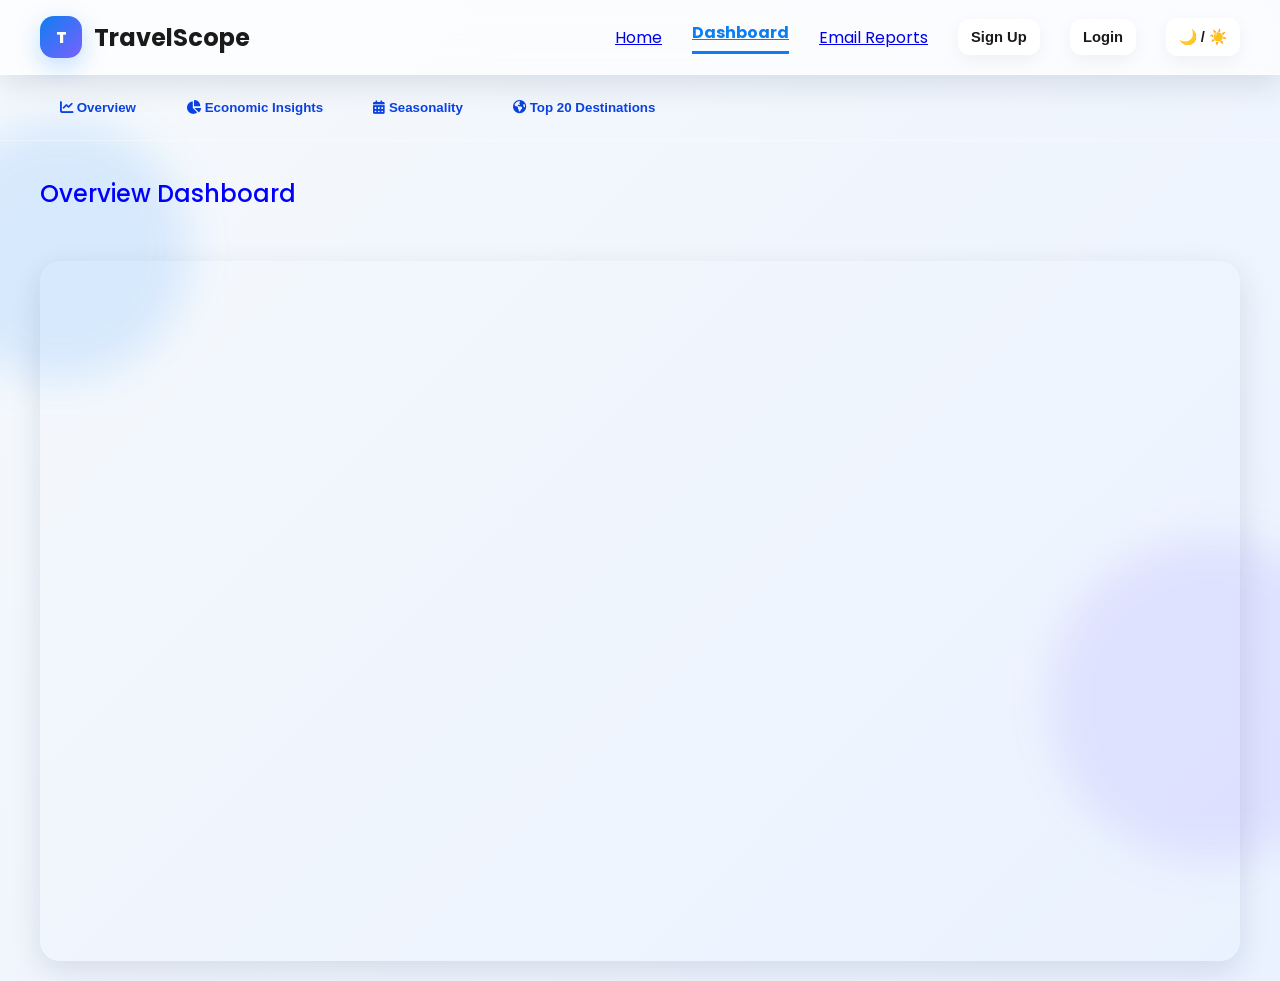
<file: dashboard.html>
<!DOCTYPE html>
<html lang="en">
<head>
<meta charset="UTF-8">
<meta name="viewport" content="width=device-width, initial-scale=1.0">
<title>Dashboard</title>

<link rel="preconnect" href="https://fonts.googleapis.com">
<link rel="preconnect" href="https://fonts.gstatic.com" crossorigin>

<link href="https://fonts.googleapis.com/css2?family=Poppins:wght@400;500;600;700;800&display=swap" rel="stylesheet">

<link rel="stylesheet" href="https://cdnjs.cloudflare.com/ajax/libs/font-awesome/6.5.0/css/all.min.css">
  <!-- External CSS -->
  <link rel="stylesheet" href="style.css">

<style>

:root {
      --bg: #f6f9fc;
      --bg-soft: rgba(255, 255, 255, 0.7);
      --text: #1a1a1a;
      --muted: #5f6b7a;
      --primary: #0d7ef0;
      --primary-2: #7b61ff;
      --card: rgba(255, 255, 255, 0.75);
      --nav: rgba(255, 255, 255, 0.65);
      --border: rgba(255, 255, 255, 0.35);
      --shadow: 0 10px 30px rgba(13, 42, 74, 0.12);
      --hero-glow: rgba(11, 132, 255, 0.16);
    }

body{
margin:0;
font-family:"Poppins",sans-serif;
background:linear-gradient(135deg,var(--bg),#eaf2ff);
color:var(--text);
}

body.dark-mode{
background:#0b1020;
color:white;
}

/* STATIC TABS */

.page-tabs{
display:flex;
gap:10px;
padding:15px 40px;
border-bottom:1px solid var(--border);
}

.page-tab{
padding:10px 20px;
border-radius:10px;
border:none;
background:#fff;
cursor:pointer;
font-weight:600;
background:linear-gradient(135deg,var(--primary),var(--primary2));
color:rgb(12, 66, 227)
}

.page-tab.active{
background:linear-gradient(135deg,var(--primary),var(--primary2));
color:rgb(12, 66, 227);
}

/* HEADER */

.dashboard-header{
padding:30px 40px 10px;
}

.dashboard-header h1{
margin:0;
font-size:28px;
}

.dashboard-header h2{
margin-top:5px;
font-weight:500;
color:blue;
}

/* KPI CARDS */

.kpi-container{
display:grid;
grid-template-columns:repeat(auto-fit,minmax(200px,1fr));
gap:20px;
padding:20px 40px;
}

.kpi-card{
background:var(--card);
border-radius:15px;
padding:20px;
box-shadow:var(--shadow);
}

.kpi-card h3{
margin:0;
font-size:14px;
color:var(--muted);
}

.kpi-card p{
font-size:22px;
font-weight:700;
margin-top:5px;
}

/* DASHBOARD */

.dashboard-content{
padding:20px 40px;
}

.embed-container{
height:700px;
border-radius:20px;
overflow:hidden;
box-shadow:var(--shadow);
}

.embed-container iframe{
width:100%;
height:700px;
border:none;
color:var(--primary)
}

</style>
</head>

<body>

  <div class="floating-bg"></div>

<nav>
    <div class="brand">
      <div class="brand-logo">T</div>
      <h1>TravelScope</h1>
    </div>

    <div class="nav-links" id="authArea">
      <a href="index.html">Home</a>
<a href="dashboard.html">Dashboard</a>
<a href="email-reports.html">Email Reports</a>

<button onclick="window.location.href='signup.html'">Sign Up</button>

<button onclick="window.location.href='login.html'">Login</button>

<button onclick="toggleMode()">🌙 / ☀️</button>

  </nav>

<!-- STATIC BUTTONS -->

<div class="page-tabs">

<button class="page-tab active">
<i class="fas fa-chart-line"></i> Overview
</button>

<button class="page-tab">
<i class="fas fa-chart-pie"></i> Economic Insights
</button>

<button class="page-tab">
<i class="fas fa-calendar-alt"></i> Seasonality
</button>

<button class="page-tab">
<i class="fas fa-globe-americas"></i> Top 20 Destinations
</button>

</div>


<!-- HEADER -->

<div class="dashboard-header">
<h2>Overview Dashboard</h2>

</div>


<!-- DASHBOARD -->

<div class="dashboard-content">

<div class="embed-container">

<iframe src="https://app.powerbi.com/reportEmbed?reportId=6acc0859-8717-4c96-9fc9-29f380aed39e&autoAuth=true&ctid=77e5571b-20ed-4a8a-9109-38d31bb375a8&pageName=Page1"></iframe>

</div>

</div>


<script>

document.addEventListener("DOMContentLoaded", function(){

const authArea = document.getElementById("authArea");

if(localStorage.getItem("isLoggedIn")==="true"){

const user = JSON.parse(localStorage.getItem("travelscope_user"));

// Keep the existing nav links and add profile icon on the right

authArea.innerHTML = `

<a href="index.html">Home</a>

<a href="dashboard.html">Dashboard</a>

<a href="ai-insights.html">AI Insights</a>

<a href="email-reports.html">Email Reports</a>

<button onclick="toggleMode()">🌙 / ☀️</button>

<div class="profile-wrapper">

<i class="fa fa-user-circle profile-icon" id="profileIcon"></i>

<div id="profileDetails" class="profile-details">

<p><strong>Name:</strong> ${user.name}</p>
<p><strong>Email:</strong> ${user.email}</p>
<p><strong>Contact:</strong> ${user.contact}</p>

<button onclick="logout()">Logout</button>

</div>

</div>

`;

const profileIcon = document.getElementById("profileIcon");
const profileDetails = document.getElementById("profileDetails");

profileDetails.style.display = "none";

profileIcon.addEventListener("click", function(){

if(profileDetails.style.display === "none"){
profileDetails.style.display = "block";
}else{
profileDetails.style.display = "none";
}

});

}

// Add active class to current page link

const currentPage = window.location.pathname.split('/').pop() || 'index.html';
const links = authArea.querySelectorAll('a[href]');
links.forEach(link => {
  if (link.getAttribute('href') === currentPage) {
    link.classList.add('active');
  }
});

});

function logout(){

localStorage.removeItem("isLoggedIn");

window.location.href="index.html";

}

function toggleMode() {
  document.body.classList.toggle("dark-mode");
}

</script>

</body>
</html>
</file>
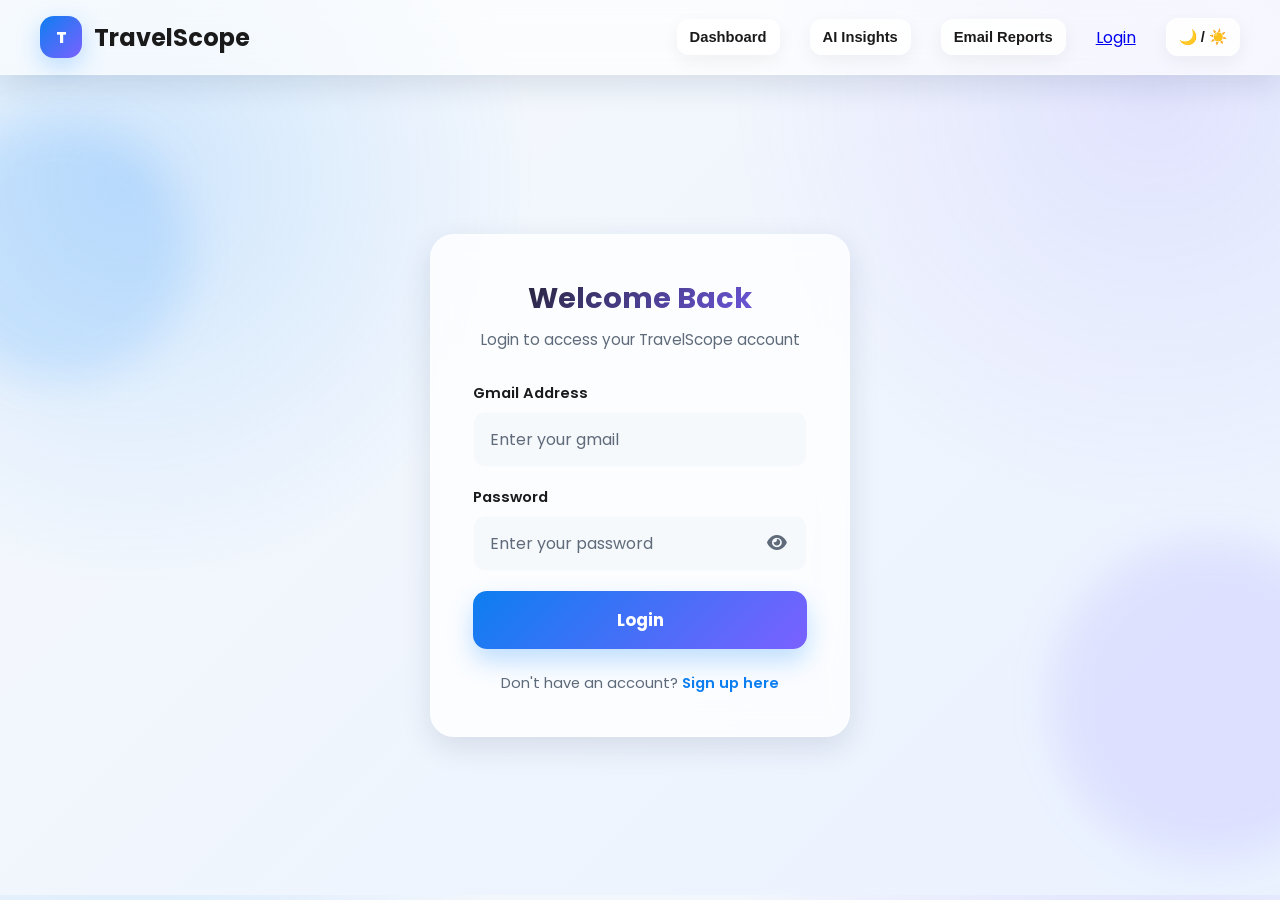
<file: login.html>
<!DOCTYPE html>
<html lang="en">
<head>
  <meta charset="UTF-8" />
  <meta name="viewport" content="width=device-width, initial-scale=1.0" />
  <title>Login - TravelScope</title>

  <!-- Google Font -->
  <link rel="preconnect" href="https://fonts.googleapis.com">
  <link href="https://fonts.googleapis.com/css2?family=Poppins:wght@400;500;600;700;800&display=swap" rel="stylesheet">

  <!-- Font Awesome -->
  <link rel="stylesheet" href="https://cdnjs.cloudflare.com/ajax/libs/font-awesome/6.5.0/css/all.min.css">

  <!-- External CSS -->
  <link rel="stylesheet" href="style.css">

  <style>
    .auth-container {
      min-height: calc(100vh - 80px);
      display: flex;
      align-items: center;
      justify-content: center;
      padding: 40px 20px;
    }

    .auth-card {
      background: var(--card);
      border: 1px solid var(--border);
      border-radius: 24px;
      padding: 42px;
      width: 100%;
      max-width: 420px;
      box-shadow: var(--shadow);
      backdrop-filter: blur(14px);
      animation: fadeUp 0.8s ease;
    }

    .auth-header {
      text-align: center;
      margin-bottom: 32px;
    }

    .auth-header h2 {
      margin: 0 0 8px;
      font-size: 1.8rem;
      background: linear-gradient(135deg, var(--text), var(--primary-2));
      -webkit-background-clip: text;
      -webkit-text-fill-color: transparent;
    }

    .auth-header p {
      margin: 0;
      color: var(--muted);
      font-size: 0.95rem;
    }

    .form-group {
      margin-bottom: 20px;
    }

    .form-group label {
      display: block;
      margin-bottom: 8px;
      font-weight: 600;
      color: var(--text);
      font-size: 0.92rem;
    }

    .form-group input {
      width: 100%;
      padding: 14px 16px;
      border: 1px solid var(--border);
      border-radius: 12px;
      background: var(--bg);
      color: var(--text);
      font-family: inherit;
      font-size: 1rem;
      transition: border-color 0.3s ease, box-shadow 0.3s ease;
    }

    .form-group input:focus {
      outline: none;
      border-color: var(--primary);
      box-shadow: 0 0 0 3px rgba(11, 132, 255, 0.15);
    }

    .form-group input::placeholder {
      color: var(--muted);
    }

    .auth-btn {
      width: 100%;
      padding: 16px;
      border: none;
      border-radius: 14px;
      background: linear-gradient(135deg, var(--primary), var(--primary-2));
      color: white;
      font-family: inherit;
      font-size: 1.05rem;
      font-weight: 700;
      cursor: pointer;
      transition: transform 0.25s ease, box-shadow 0.25s ease;
      box-shadow: 0 12px 24px rgba(11, 132, 255, 0.25);
    }

    .auth-btn:hover {
      transform: translateY(-2px);
      box-shadow: 0 16px 32px rgba(11, 132, 255, 0.3);
    }

    .auth-footer {
      text-align: center;
      margin-top: 24px;
      color: var(--muted);
      font-size: 0.92rem;
    }

    .auth-footer a {
      color: var(--primary);
      text-decoration: none;
      font-weight: 600;
      transition: color 0.25s ease;
    }

    .auth-footer a:hover {
      color: var(--primary-2);
    }

    .error-message {
      background: rgba(255, 82, 82, 0.15);
      border: 1px solid rgba(255, 82, 82, 0.3);
      color: #ff5252;
      padding: 12px 16px;
      border-radius: 10px;
      margin-bottom: 20px;
      font-size: 0.9rem;
      display: none;
    }

    .success-message {
      background: rgba(76, 175, 80, 0.15);
      border: 1px solid rgba(76, 175, 80, 0.3);
      color: #4caf50;
      padding: 12px 16px;
      border-radius: 10px;
      margin-bottom: 20px;
      font-size: 0.9rem;
      display: none;
    }

    .password-input-wrapper {
      position: relative;
    }

    .password-input-wrapper input {
      padding-right: 45px;
    }

    .password-toggle {
      position: absolute;
      right: 14px;
      top: 50%;
      transform: translateY(-50%);
      background: none;
      border: none;
      color: var(--muted);
      cursor: pointer;
      font-size: 1.1rem;
      transition: color 0.25s ease;
    }

    .password-toggle:hover {
      color: var(--primary);
    }
  </style>
</head>
<body>

  <div class="floating-bg"></div>

  <nav>
    <div class="brand">
      <div class="brand-logo">T</div>
      <h1>TravelScope</h1>
    </div>

    <div class="nav-links">
      <button onclick="window.location.href='index.html'">Dashboard</button>
      <button>AI Insights</button>
      <button>Email Reports</button>
      <a href="login.html">Login</a>
      <button onclick="toggleMode()">🌙 / ☀️</button>
    </div>
  </nav>

  <div class="auth-container">
    <div class="auth-card">
      <div class="auth-header">
        <h2>Welcome Back</h2>
        <p>Login to access your TravelScope account</p>
      </div>

      <div id="errorMessage" class="error-message"></div>
      <div id="successMessage" class="success-message"></div>

      <form id="loginForm">
        <div class="form-group">
          <label for="email">Gmail Address</label>
          <input 
            type="email" 
            id="email" 
            name="email" 
            placeholder="Enter your gmail" 
            required 
            autocomplete="email"
          >
        </div>

        <div class="form-group">
          <label for="password">Password</label>
          <div class="password-input-wrapper">
            <input 
              type="password" 
              id="password" 
              name="password" 
              placeholder="Enter your password" 
              required 
              autocomplete="current-password"
            >
            <button type="button" class="password-toggle" onclick="togglePasswordVisibility('password')">
              <i class="fas fa-eye"></i>
            </button>
          </div>
        </div>

        <button type="submit" class="auth-btn">Login</button>
      </form>

      <div class="auth-footer">
        Don't have an account? <a href="signup.html">Sign up here</a>
      </div>
    </div>
  </div>

  <!-- External JS -->
  <script src="script.js"></script>

 <script>

document.addEventListener("DOMContentLoaded", function(){

const loginForm = document.getElementById("loginForm");

loginForm.addEventListener("submit", function(e){

e.preventDefault();

const email = document.getElementById("email").value.trim().toLowerCase();
const password = document.getElementById("password").value;

const errorMessage = document.getElementById("errorMessage");
const successMessage = document.getElementById("successMessage");

errorMessage.style.display = "none";
successMessage.style.display = "none";

/* Get stored user */
const storedUser = JSON.parse(localStorage.getItem("travelscope_user"));

/* Check if account exists */

if(!storedUser){
errorMessage.textContent = "No account found. Please sign up first.";
errorMessage.style.display = "block";
return;
}

/* Validate credentials */

if(email !== storedUser.email || password !== storedUser.password){

errorMessage.textContent = "Invalid email or password.";
errorMessage.style.display = "block";
return;

}

/* Login success */

localStorage.setItem("isLoggedIn","true");

/* Update travelscope_user with current user info (needed for index.html) */
localStorage.setItem("travelscope_user", JSON.stringify({
name: storedUser.name,
email: storedUser.email,
password: storedUser.password,
contact: storedUser.contact
}));

/* store current user info */
localStorage.setItem("currentUser", JSON.stringify({
name: storedUser.name,
email: storedUser.email,
contact: storedUser.contact
}));

successMessage.textContent = "Login successful! Redirecting...";
successMessage.style.display = "block";

/* redirect to home page */

setTimeout(function(){

window.location.href = "index.html";

},1200);

});

});

</script>
</body>
</html>
</file>
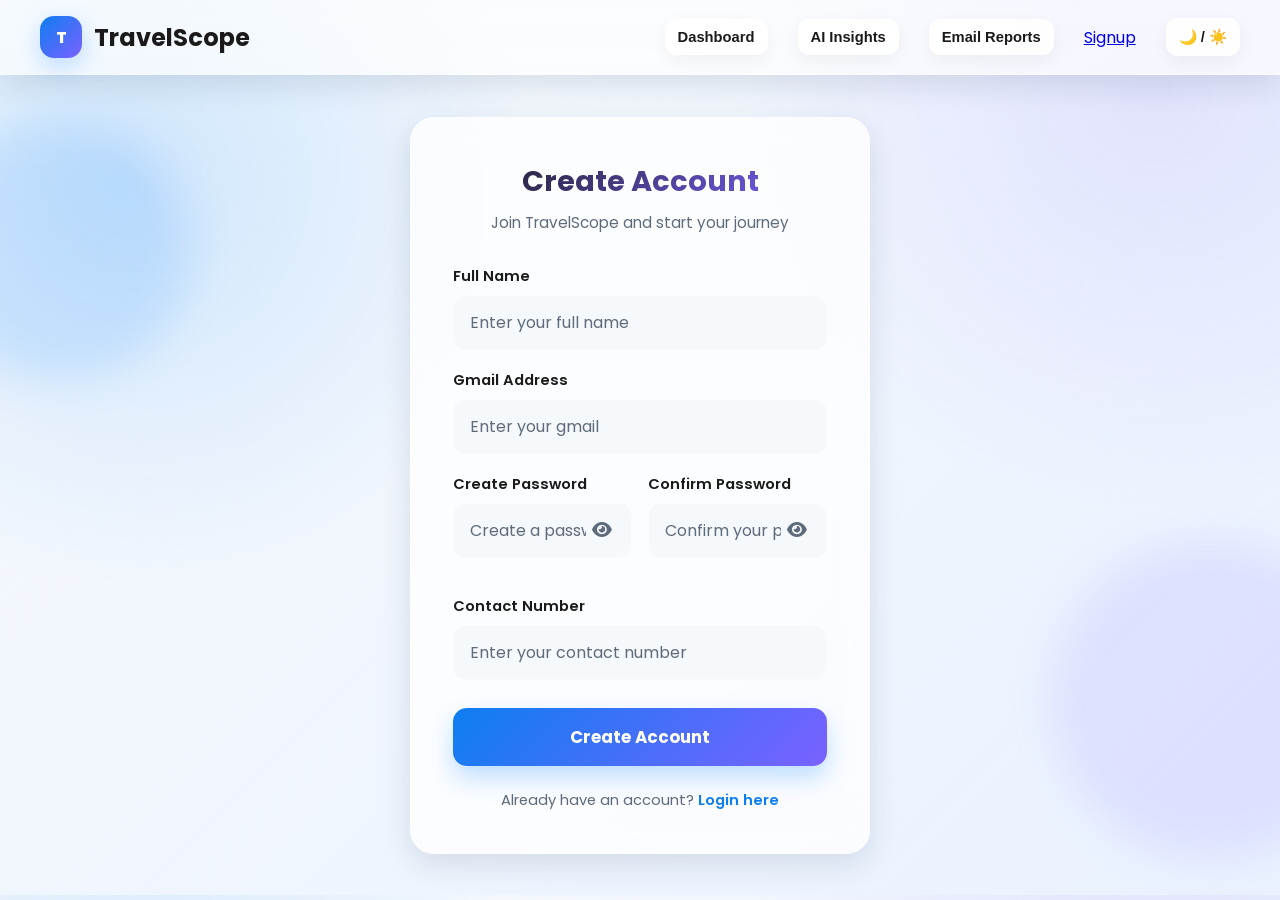
<file: signup.html>
<!DOCTYPE html>
<html lang="en">
<head>
  <meta charset="UTF-8" />
  <meta name="viewport" content="width=device-width, initial-scale=1.0" />
  <title>Sign Up - TravelScope</title>

  <!-- Google Font -->
  <link rel="preconnect" href="https://fonts.googleapis.com">
  <link href="https://fonts.googleapis.com/css2?family=Poppins:wght@400;500;600;700;800&display=swap" rel="stylesheet">

  <!-- Font Awesome -->
  <link rel="stylesheet" href="https://cdnjs.cloudflare.com/ajax/libs/font-awesome/6.5.0/css/all.min.css">

  <!-- External CSS -->
  <link rel="stylesheet" href="style.css">

  <style>
    .auth-container {
      min-height: calc(100vh - 80px);
      display: flex;
      align-items: center;
      justify-content: center;
      padding: 40px 20px;
    }

    .auth-card {
      background: var(--card);
      border: 1px solid var(--border);
      border-radius: 24px;
      padding: 42px;
      width: 100%;
      max-width: 460px;
      box-shadow: var(--shadow);
      backdrop-filter: blur(14px);
      animation: fadeUp 0.8s ease;
    }

    .auth-header {
      text-align: center;
      margin-bottom: 32px;
    }

    .auth-header h2 {
      margin: 0 0 8px;
      font-size: 1.8rem;
      background: linear-gradient(135deg, var(--text), var(--primary-2));
      -webkit-background-clip: text;
      -webkit-text-fill-color: transparent;
    }

    .auth-header p {
      margin: 0;
      color: var(--muted);
      font-size: 0.95rem;
    }

    .form-group {
      margin-bottom: 20px;
    }

    .form-group label {
      display: block;
      margin-bottom: 8px;
      font-weight: 600;
      color: var(--text);
      font-size: 0.92rem;
    }

    .form-group input {
      width: 100%;
      padding: 14px 16px;
      border: 1px solid var(--border);
      border-radius: 12px;
      background: var(--bg);
      color: var(--text);
      font-family: inherit;
      font-size: 1rem;
      transition: border-color 0.3s ease, box-shadow 0.3s ease;
    }

    .form-group input:focus {
      outline: none;
      border-color: var(--primary);
      box-shadow: 0 0 0 3px rgba(11, 132, 255, 0.15);
    }

    .form-group input::placeholder {
      color: var(--muted);
    }

    .form-row {
      display: grid;
      grid-template-columns: 1fr 1fr;
      gap: 16px;
    }

    @media (max-width: 500px) {
      .form-row {
        grid-template-columns: 1fr;
      }
    }

    .auth-btn {
      width: 100%;
      padding: 16px;
      border: none;
      border-radius: 14px;
      background: linear-gradient(135deg, var(--primary), var(--primary-2));
      color: white;
      font-family: inherit;
      font-size: 1.05rem;
      font-weight: 700;
      cursor: pointer;
      transition: transform 0.25s ease, box-shadow 0.25s ease;
      box-shadow: 0 12px 24px rgba(11, 132, 255, 0.25);
      margin-top: 8px;
    }

    .auth-btn:hover {
      transform: translateY(-2px);
      box-shadow: 0 16px 32px rgba(11, 132, 255, 0.3);
    }

    .auth-footer {
      text-align: center;
      margin-top: 24px;
      color: var(--muted);
      font-size: 0.92rem;
    }

    .auth-footer a {
      color: var(--primary);
      text-decoration: none;
      font-weight: 600;
      transition: color 0.25s ease;
    }

    .auth-footer a:hover {
      color: var(--primary-2);
    }

    .error-message {
      background: rgba(255, 82, 82, 0.15);
      border: 1px solid rgba(255, 82, 82, 0.3);
      color: #ff5252;
      padding: 12px 16px;
      border-radius: 10px;
      margin-bottom: 20px;
      font-size: 0.9rem;
      display: none;
    }

    .success-message {
      background: rgba(76, 175, 80, 0.15);
      border: 1px solid rgba(76, 175, 80, 0.3);
      color: #4caf50;
      padding: 12px 16px;
      border-radius: 10px;
      margin-bottom: 20px;
      font-size: 0.9rem;
      display: none;
    }

    .password-input-wrapper {
      position: relative;
    }

    .password-input-wrapper input {
      padding-right: 45px;
    }

    .password-toggle {
      position: absolute;
      right: 14px;
      top: 50%;
      transform: translateY(-50%);
      background: none;
      border: none;
      color: var(--muted);
      cursor: pointer;
      font-size: 1.1rem;
      transition: color 0.25s ease;
    }

    .password-toggle:hover {
      color: var(--primary);
    }

    .password-strength {
      margin-top: 8px;
      height: 4px;
      border-radius: 2px;
      background: var(--border);
      overflow: hidden;
    }

    .password-strength-bar {
      height: 100%;
      width: 0;
      transition: width 0.3s ease, background 0.3s ease;
    }

    .password-strength-text {
      font-size: 0.8rem;
      margin-top: 6px;
      color: var(--muted);
    }
  </style>
</head>
<body>

  <div class="floating-bg"></div>

  <nav>
    <div class="brand">
      <div class="brand-logo">T</div>
      <h1>TravelScope</h1>
    </div>

    <div class="nav-links">
      <button onclick="window.location.href='index.html'">Dashboard</button>
      <button>AI Insights</button>
      <button>Email Reports</button>
      <a href="signup.html">Signup</a>
      <button onclick="toggleMode()">🌙 / ☀️</button>
    </div>
  </nav>

  <div class="auth-container">
    <div class="auth-card">
      <div class="auth-header">
        <h2>Create Account</h2>
        <p>Join TravelScope and start your journey</p>
      </div>

      <div id="errorMessage" class="error-message"></div>
      <div id="successMessage" class="success-message"></div>

      <form id="signupForm">
        <div class="form-group">
          <label for="name">Full Name</label>
          <input 
            type="text" 
            id="name" 
            name="name" 
            placeholder="Enter your full name" 
            required 
            autocomplete="name"
          >
        </div>

        <div class="form-group">
          <label for="email">Gmail Address</label>
          <input 
            type="email" 
            id="email" 
            name="email" 
            placeholder="Enter your gmail" 
            required 
            autocomplete="email"
          >
        </div>

        <div class="form-row">
          <div class="form-group">
            <label for="password">Create Password</label>
            <div class="password-input-wrapper">
              <input 
                type="password" 
                id="password" 
                name="password" 
                placeholder="Create a password" 
                required 
                autocomplete="new-password"
                oninput="checkPasswordStrength()"
              >
              <button type="button" class="password-toggle" onclick="togglePasswordVisibility('password')">
                <i class="fas fa-eye"></i>
              </button>
            </div>
            <div class="password-strength">
              <div class="password-strength-bar" id="strengthBar"></div>
            </div>
            <div class="password-strength-text" id="strengthText"></div>
          </div>

          <div class="form-group">
            <label for="confirmPassword">Confirm Password</label>
            <div class="password-input-wrapper">
              <input 
                type="password" 
                id="confirmPassword" 
                name="confirmPassword" 
                placeholder="Confirm your password" 
                required 
                autocomplete="new-password"
              >
              <button type="button" class="password-toggle" onclick="togglePasswordVisibility('confirmPassword')">
                <i class="fas fa-eye"></i>
              </button>
            </div>
          </div>
        </div>

        <div class="form-group">
          <label for="contact">Contact Number</label>
          <input 
            type="tel" 
            id="contact" 
            name="contact" 
            placeholder="Enter your contact number" 
            required 
            autocomplete="tel"
            pattern="[0-9+\-\s]{10,}"
          >
        </div>

        <button type="submit" class="auth-btn">Create Account</button>
      </form>

      <div class="auth-footer">
        Already have an account? <a href="login.html">Login here</a>
      </div>
    </div>
  </div>

  <!-- External JS -->
  <script src="script.js"></script>

 <script>

document.getElementById("signupForm").addEventListener("submit",function(e){

e.preventDefault();

const name=document.getElementById("name").value.trim();
const email=document.getElementById("email").value.trim().toLowerCase();
const password=document.getElementById("password").value;
const confirmPassword=document.getElementById("confirmPassword").value;
const contact=document.getElementById("contact").value.trim();

const errorMessage=document.getElementById("errorMessage");
const successMessage=document.getElementById("successMessage");

errorMessage.style.display="none";
successMessage.style.display="none";

if(password!==confirmPassword){
errorMessage.textContent="Passwords do not match";
errorMessage.style.display="block";
return;
}

const userData={
name:name,
email:email,
password:password,
contact:contact
};

localStorage.setItem("travelscope_user",JSON.stringify(userData));

successMessage.textContent="Account created successfully! Redirecting to login...";
successMessage.style.display="block";

setTimeout(()=>{
window.location.href="login.html";
},2000);

});

</script>

</body>
</html>
</file>
<file: style.css>
/* PASTE YOUR ENTIRE CSS HERE EXACTLY */
/* (I am including it cleanly structured) */

/* ---------- EVERYTHING BELOW IS EXACTLY YOUR CSS ---------- */

/* KEEP YOUR FULL CSS CONTENT HERE */
/* DO NOT REMOVE ANYTHING */
/* MAKE SURE NO EXTRA </style> TAGS ARE INCLUDED */
:root {
      --bg: #f6f9fc;
      --bg-soft: rgba(255, 255, 255, 0.7);
      --text: #1a1a1a;
      --muted: #5f6b7a;
      --primary: #0d7ef0;
      --primary-2: #7b61ff;
      --card: rgba(255, 255, 255, 0.75);
      --nav: rgba(255, 255, 255, 0.65);
      --border: rgba(255, 255, 255, 0.35);
      --shadow: 0 10px 30px rgba(13, 42, 74, 0.12);
      --hero-glow: rgba(11, 132, 255, 0.16);
    }

    body.dark-mode {
      --bg: #0b1020;
      --bg-soft: rgba(17, 24, 39, 0.65);
      --text: #e5e6e8;
      color:#f1f1f1;
      --muted: #b0b8c4;
      --primary: #33c3ff;
      --primary-2: #8f7cff;;
      --card: rgba(17, 24, 39, 0.72);
      --nav: rgba(10, 15, 30, 0.68);
      --border: rgba(255, 255, 255, 0.08);
      --shadow: 0 10px 40px rgba(0, 0, 0, 0.35);
      --hero-glow: rgba(51, 195, 255, 0.12);
    }

    * {
      box-sizing: border-box;
    }

    html {
      scroll-behavior: smooth;
    }

    body {
      margin: 0;
      font-family: "Poppins", sans-serif;
      background:
        radial-gradient(circle at 10% 20%, var(--hero-glow), transparent 30%),
        radial-gradient(circle at 90% 10%, rgba(123, 97, 255, 0.12), transparent 30%),
        linear-gradient(135deg, var(--bg), #eaf2ff 100%);
      color: var(--text);
      transition: background 0.4s ease, color 0.4s ease;
      overflow-x: hidden;
    }

    body.dark-mode {
      background:
        radial-gradient(circle at 10% 20%, var(--hero-glow), transparent 30%),
        radial-gradient(circle at 90% 10%, rgba(143, 124, 255, 0.1), transparent 30%),
        linear-gradient(135deg, #0b1020, #11182b 100%);
    }

    .floating-bg::before,
    .floating-bg::after {
      content: "";
      position: fixed;
      border-radius: 50%;
      z-index: -1;
      filter: blur(20px);
      animation: floatBlob 10s ease-in-out infinite;
    }

    .floating-bg::before {
      width: 260px;
      height: 260px;
      background: rgba(11, 132, 255, 0.12);
      top: 120px;
      left: -70px;
    }

    .floating-bg::after {
      width: 320px;
      height: 320px;
      background: rgba(123, 97, 255, 0.12);
      bottom: 40px;
      right: -90px;
      animation-delay: 2s;
    }

    @keyframes floatBlob {
      0%, 100% {
        transform: translateY(0px) scale(1);
      }
      50% {
        transform: translateY(-20px) scale(1.05);
      }
    }

    nav {
      position: sticky;
      top: 0;
      z-index: 1000;
      display: flex;
      justify-content: space-between;
      align-items: center;
      gap: 20px;
      padding: 16px 40px;
      background: var(--nav);
      backdrop-filter: blur(14px);
      border-bottom: 1px solid var(--border);
      box-shadow: var(--shadow);
    }

    .brand {
      display: flex;
      align-items: center;
      gap: 12px;
    }

    .brand-logo {
      width: 42px;
      height: 42px;
      border-radius: 14px;
      display: grid;
      place-items: center;
      background: linear-gradient(135deg, var(--primary), var(--primary-2));
      color: white;
      font-weight: 800;
      box-shadow: 0 8px 24px rgba(11, 132, 255, 0.25);
    }

    nav h1 {
      margin: 0;
      font-size: 1.5rem;
      color: var(--text);
    }

    .nav-links {
      display: flex;
      align-items: center;
      justify-content: flex-end;
      gap: 30px;
      color:#ffffff;
    }

    .nav-links button {
      padding: 10px 16px;
      border: 1px solid var(--border);
      background: var(--card);
      color: var(--text);
      cursor: pointer;
      border-radius: 12px;
      font-weight: 600;
      backdrop-filter: blur(10px);
      transition: transform 0.25s ease, background 0.25s ease, box-shadow 0.25s ease;
      box-shadow: 0 6px 18px rgba(0, 0, 0, 0.05);
    }

.nav-links button:hover {
      transform: translateY(-2px);
      background: linear-gradient(135deg, var(--primary), var(--primary-2));
      color: white;
      box-shadow: 0 12px 24px rgba(11, 132, 255, 0.22);
    }

    .nav-links .nav-btn {
      padding: 10px 16px;
      border: 1px solid var(--border);
      background: var(--card);
      color: var(--text);
      cursor: pointer;
      border-radius: 12px;
      font-weight: 600;
      backdrop-filter: blur(10px);
      transition: transform 0.25s ease, background 0.25s ease, box-shadow 0.25s ease;
      box-shadow: 0 6px 18px rgba(0, 0, 0, 0.05);
      text-decoration: none;
    }

    .nav-links .nav-btn:hover {
      transform: translateY(-2px);
      background: linear-gradient(135deg, var(--primary), var(--primary-2));
      color: white;
      box-shadow: 0 12px 24px rgba(11, 132, 255, 0.22);
    }

    body.dark-mode .nav-links a {
      color: white !important;
    }

    .nav-links a.active {
      color: var(--primary) !important;
      border-bottom: 3px solid var(--primary);
      padding-bottom: 6px;
      font-weight: 700;
    }

    body.dark-mode .nav-links a.active {
      color: #33c3ff !important;
      border-bottom: 3px solid #33c3ff;
    }

    .hero {
      min-height: 88vh;
      display: flex;
      align-items: center;
      justify-content: center;
      text-align: center;
      padding: 100px 20px 70px;
      position: relative;
    }

    .hero-content {
      max-width: 900px;
      animation: fadeUp 1s ease;
    }

    .badge {
      display: inline-block;
      padding: 8px 16px;
      border-radius: 999px;
      background: var(--bg-soft);
      border: 1px solid var(--border);
      color: var(--primary);
      font-weight: 600;
      margin-bottom: 18px;
      box-shadow: var(--shadow);
      backdrop-filter: blur(10px);
    }

    .hero h2 {
      margin: 0;
      font-size: clamp(2.5rem, 5vw, 4.5rem);
      line-height: 1.1;
      font-weight: 800;
      background: linear-gradient(135deg, var(--text), var(--primary-2));
      -webkit-background-clip: text;
      -webkit-text-fill-color: transparent;
    }

    .hero p {
      max-width: 720px;
      margin: 22px auto 30px;
      font-size: 1.05rem;
      line-height: 1.8;
      color: var(--muted);
    }

    .hero-actions {
      display: flex;
      justify-content: center;
      flex-wrap: wrap;
      gap: 14px;
    }

    .primary-btn,
    .secondary-btn {
      padding: 14px 24px;
      border: none;
      border-radius: 14px;
      font-size: 1rem;
      font-weight: 700;
      cursor: pointer;
      transition: transform 0.25s ease, box-shadow 0.25s ease, opacity 0.25s ease;
    }

    .primary-btn {
      background: linear-gradient(135deg, var(--primary), var(--primary-2));
      color: white;
      box-shadow: 0 16px 30px rgba(11, 132, 255, 0.25);
    }

    .secondary-btn {
      background: var(--card);
      color: var(--text);
      border: 1px solid var(--border);
      backdrop-filter: blur(10px);
    }

    .primary-btn:hover,
    .secondary-btn:hover {
      transform: translateY(-3px) scale(1.01);
    }

    .hero-stats {
      display: grid;
      grid-template-columns: repeat(3, minmax(150px, 1fr));
      gap: 18px;
      margin-top: 40px;
    }

    .stat-box {
      background: var(--card);
      border: 1px solid var(--border);
      border-radius: 20px;
      padding: 22px;
      box-shadow: var(--shadow);
      backdrop-filter: blur(12px);
      animation: fadeUp 1.1s ease;
    }

    .stat-box h3 {
      margin: 0 0 6px;
      font-size: 1.8rem;
      color: var(--primary);
    }

    .stat-box p {
      margin: 0;
      color: var(--muted);
      font-size: 0.95rem;
    }

    .section {
      padding: 60px 20px;
      text-align: center;
    }

    .section h2 {
      font-size: 2.2rem;
      margin-bottom: 14px;
    }

    .section-intro {
      max-width: 720px;
      margin: 0 auto 40px;
      color: var(--muted);
      line-height: 1.8;
    }

    .cards {
      max-width: 1200px;
      margin: auto;
      display: grid;
      grid-template-columns: repeat(auto-fit, minmax(240px, 1fr));
      gap: 24px;
    }

    .card {
      background: var(--card);
      padding: 28px;
      border-radius: 22px;
      border: 1px solid var(--border);
      box-shadow: var(--shadow);
      backdrop-filter: blur(14px);
      transition: transform 0.3s ease, box-shadow 0.3s ease;
      animation: fadeUp 0.8s ease;
    }

    .card:hover {
      transform: translateY(-10px);
      box-shadow: 0 24px 40px rgba(11, 132, 255, 0.14);
    }

    .card-icon {
      width: 62px;
      height: 62px;
      margin: 0 auto 18px;
      border-radius: 18px;
      display: grid;
      place-items: center;
      font-size: 1.7rem;
      background: linear-gradient(135deg, var(--primary), var(--primary-2));
      color: white;
      box-shadow: 0 10px 24px rgba(11, 132, 255, 0.24);
    }

    .card h3 {
      margin: 0 0 10px;
      font-size: 1.2rem;
    }

    .card p {
      margin: 0;
      color: var(--muted);
      line-height: 1.7;
    }

    .about-box {
      max-width: 950px;
      margin: 0 auto;
      padding: 36px;
      background: var(--card);
      border-radius: 24px;
      border: 1px solid var(--border);
      box-shadow: var(--shadow);
      backdrop-filter: blur(14px);
      line-height: 1.9;
      color: var(--muted);
      animation: fadeUp 0.9s ease;
    }

    footer {
      margin-top: 40px;
      padding: 50px 20px 25px;
      background: rgba(77, 74, 74, 0.06);
      border-top: 1px solid var(--border);
      backdrop-filter: blur(12px);
    }

    body.dark-mode footer {
      background: rgba(111, 109, 109, 0.03);
    }

    .footer-container {
      max-width: 1200px;
      margin: auto;
      display: grid;
      grid-template-columns: 1.2fr 1fr 1fr;
      gap: 30px;
      text-align: left;
    }

    .footer-brand h3,
    .footer-contact h4,
    .footer-social h4 {
      margin-top: 0;
      margin-bottom: 14px;
      color: var(--text);
    }

    .footer-brand p,
    .footer-contact p,
    .footer-social a {
      margin: 8px 0;
      color: var(--muted);
      text-decoration: none;
      line-height: 1.8;
    }

    .social-links a {
    margin-right: 12px;
    font-size: 1.2rem;
    color: #3b3636;
    position:right;
}

.social-links a:hover {
    color: var(--primary);
}

.footer-bottom {
    text-align: center;
    margin-top: 20px;
    color: #888;
    font-size: 0.85rem;
}

.footer-bottom p {
    color: #ff0000;
}

    .footer-right {
      max-width: 1200px;
      margin: 28px auto 0;
      padding-top: 18px;
      border-top: 1px solid var(--border);
      text-align: center;
      color: var(--muted);
      font-size: 0.95rem;
    }

    @keyframes fadeUp {
      from {
        opacity: 0;
        transform: translateY(30px);
      }
      to {
        opacity: 1;
        transform: translateY(0);
      }
    }

    .reveal {
      opacity: 0;
      transform: translateY(30px);
      transition: all 0.8s ease;
    }

    .reveal.active {
      opacity: 1;
      transform: translateY(0);
    }

    @media (max-width: 900px) {
      nav {
        padding: 14px 18px;
        flex-direction: column;
        align-items: flex-start;
      }

      .nav-links {
        width: 100%;
      }

      .hero-stats {
        grid-template-columns: 1fr;
      }

      .footer-container {
        grid-template-columns: 1fr;
      }
    }
      .social-links a {
         margin: 0 8px;
      }

          .hero p {
        font-size: 0.98rem;
      }

      .nav-links button {
        font-size: 0.92rem;
        padding: 9px 12px;
      }
    .profile-wrapper{
position:relative;
display:inline-block;
}

.profile-icon{
font-size:28px;
color:linear-gradient(135deg, var(--primary), var(--primary-2));
cursor:pointer;
margin-left:10px;
}

.profile-details{
display:none;
position:absolute;
right:0;
top:40px;
background:white;
padding:15px;
border-radius:10px;
box-shadow:0 8px 20px rgba(0,0,0,0.15);
width:220px;
z-index:1000;
}

.profile-details p{
margin:6px 0;
font-size:14px;
}

.profile-details button{
margin-top:10px;
width:100%;
padding:8px;
border:none;
background:#ff5252;
color:white;
border-radius:6px;
cursor:pointer;
}
#chatbot{
position:fixed;
bottom:90px;
right:20px;
width:320px;
height:420px;
background:white;
border-radius:15px;
box-shadow:0 10px 30px rgba(0,0,0,0.2);
display:none;
flex-direction:column;
overflow:hidden;
z-index:9999;
}

#chatbot-header{
background:linear-gradient(135deg, var(--primary), var(--primary-2));;
color:white;
padding:12px;
font-weight:600;
}

#chatbot-messages{
flex:1;
padding:10px;
overflow-y:auto;
font-size:14px;
}

#chatbot-input{
display:flex;
border-top:1px solid #eee;
}

#chatbot-input input{
flex:1;
border:none;
padding:10px;
}

#chatbot-input button{
background:linear-gradient(135deg, var(--primary), var(--primary-2));
color:white;
border:none;
padding:10px 15px;
}

#chatbot-toggle{
position:fixed;
bottom:20px;
right:20px;
width:60px;
height:60px;
border-radius:50%;
background:linear-gradient(135deg, var(--primary), var(--primary-2));
color:white;
border:none;
font-size:24px;
cursor:pointer;
}
  

#chatbot{
width:420px;
height:520px;
display:flex;
flex-direction:column;
border-radius:16px;
box-shadow:0 10px 30px rgba(0,0,0,0.2);
}

#chatbot-messages{
flex:1;
overflow-y:auto;
padding:15px;
display:flex;
flex-direction:column;
gap:10px;
}

.user-msg{
background:#f1f1f1;
padding:10px 14px;
border-radius:10px;
align-self:flex-end;
max-width:80%;
color:#000000;
}

.ai-msg{
background:#f1f1f1;
padding:10px 14px;
border-radius:10px;
align-self:flex-start;
max-width:80%;
color: #000;
}
</file>
